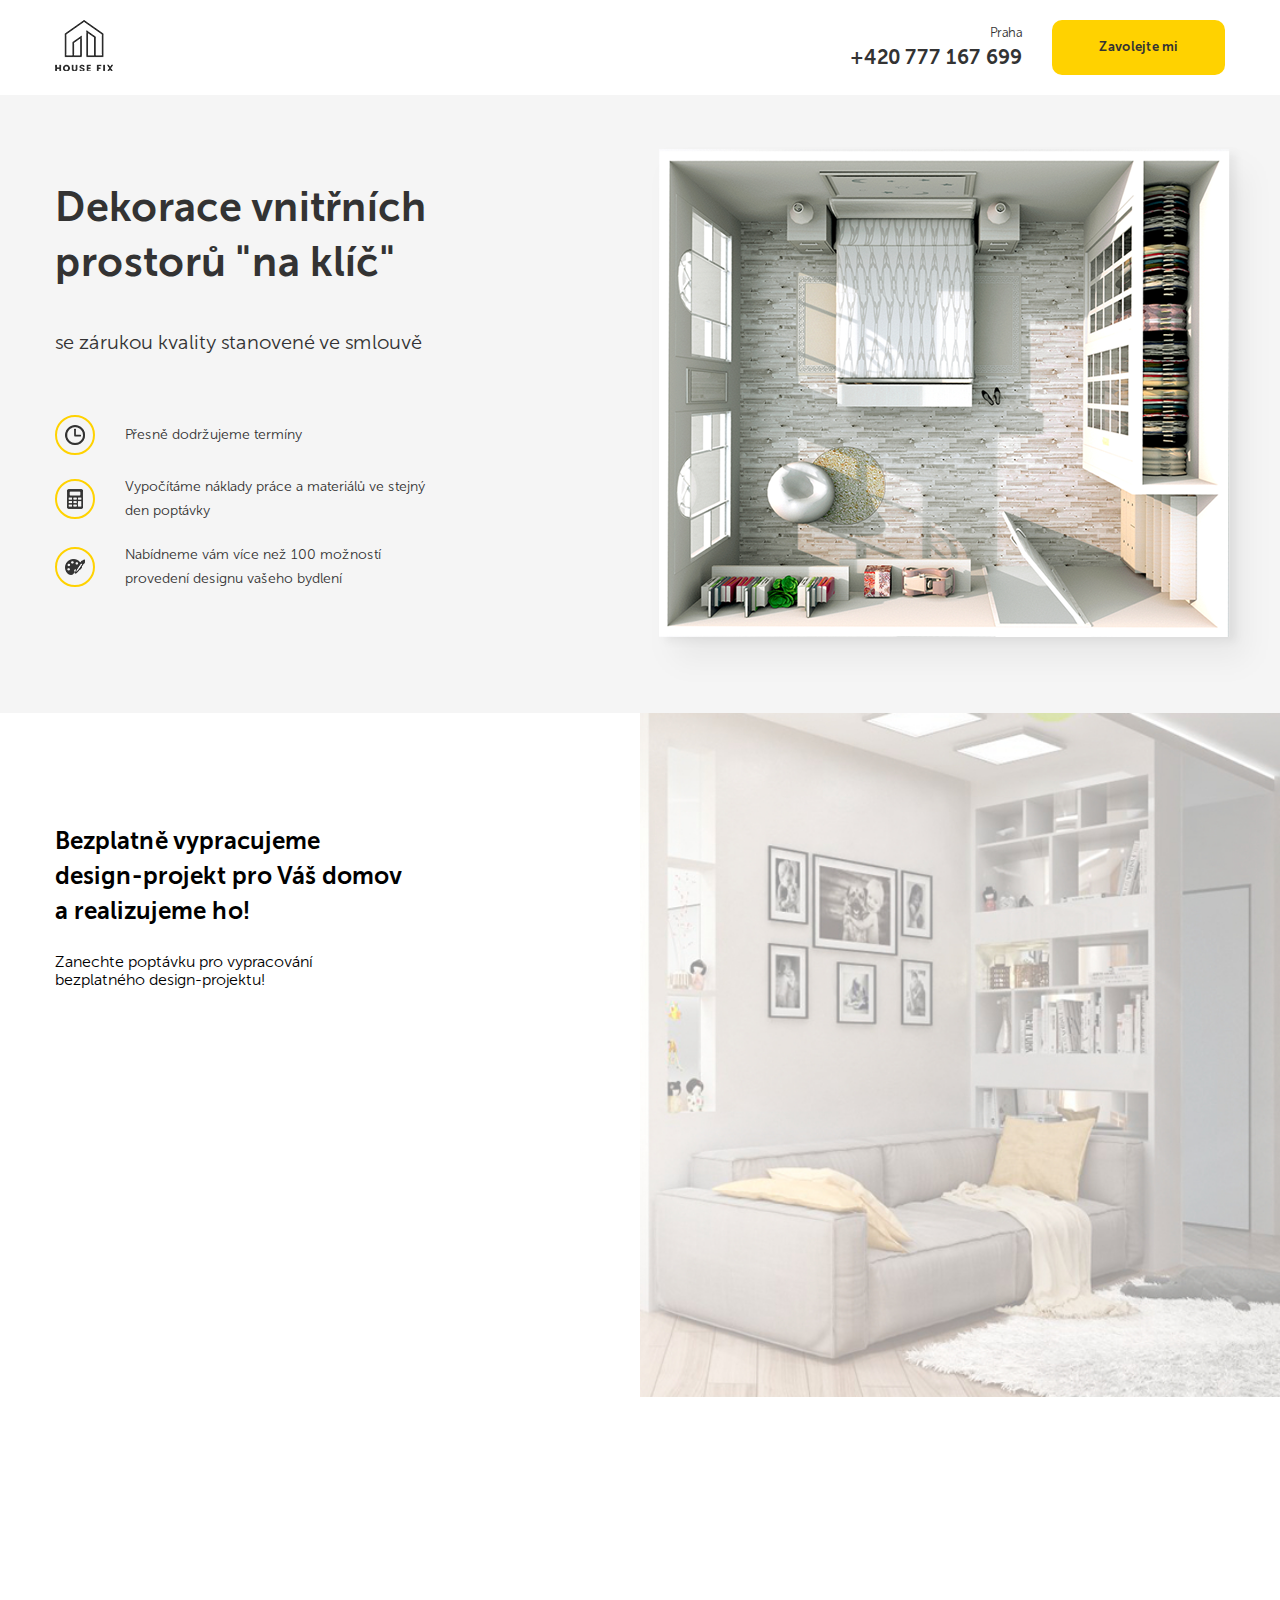
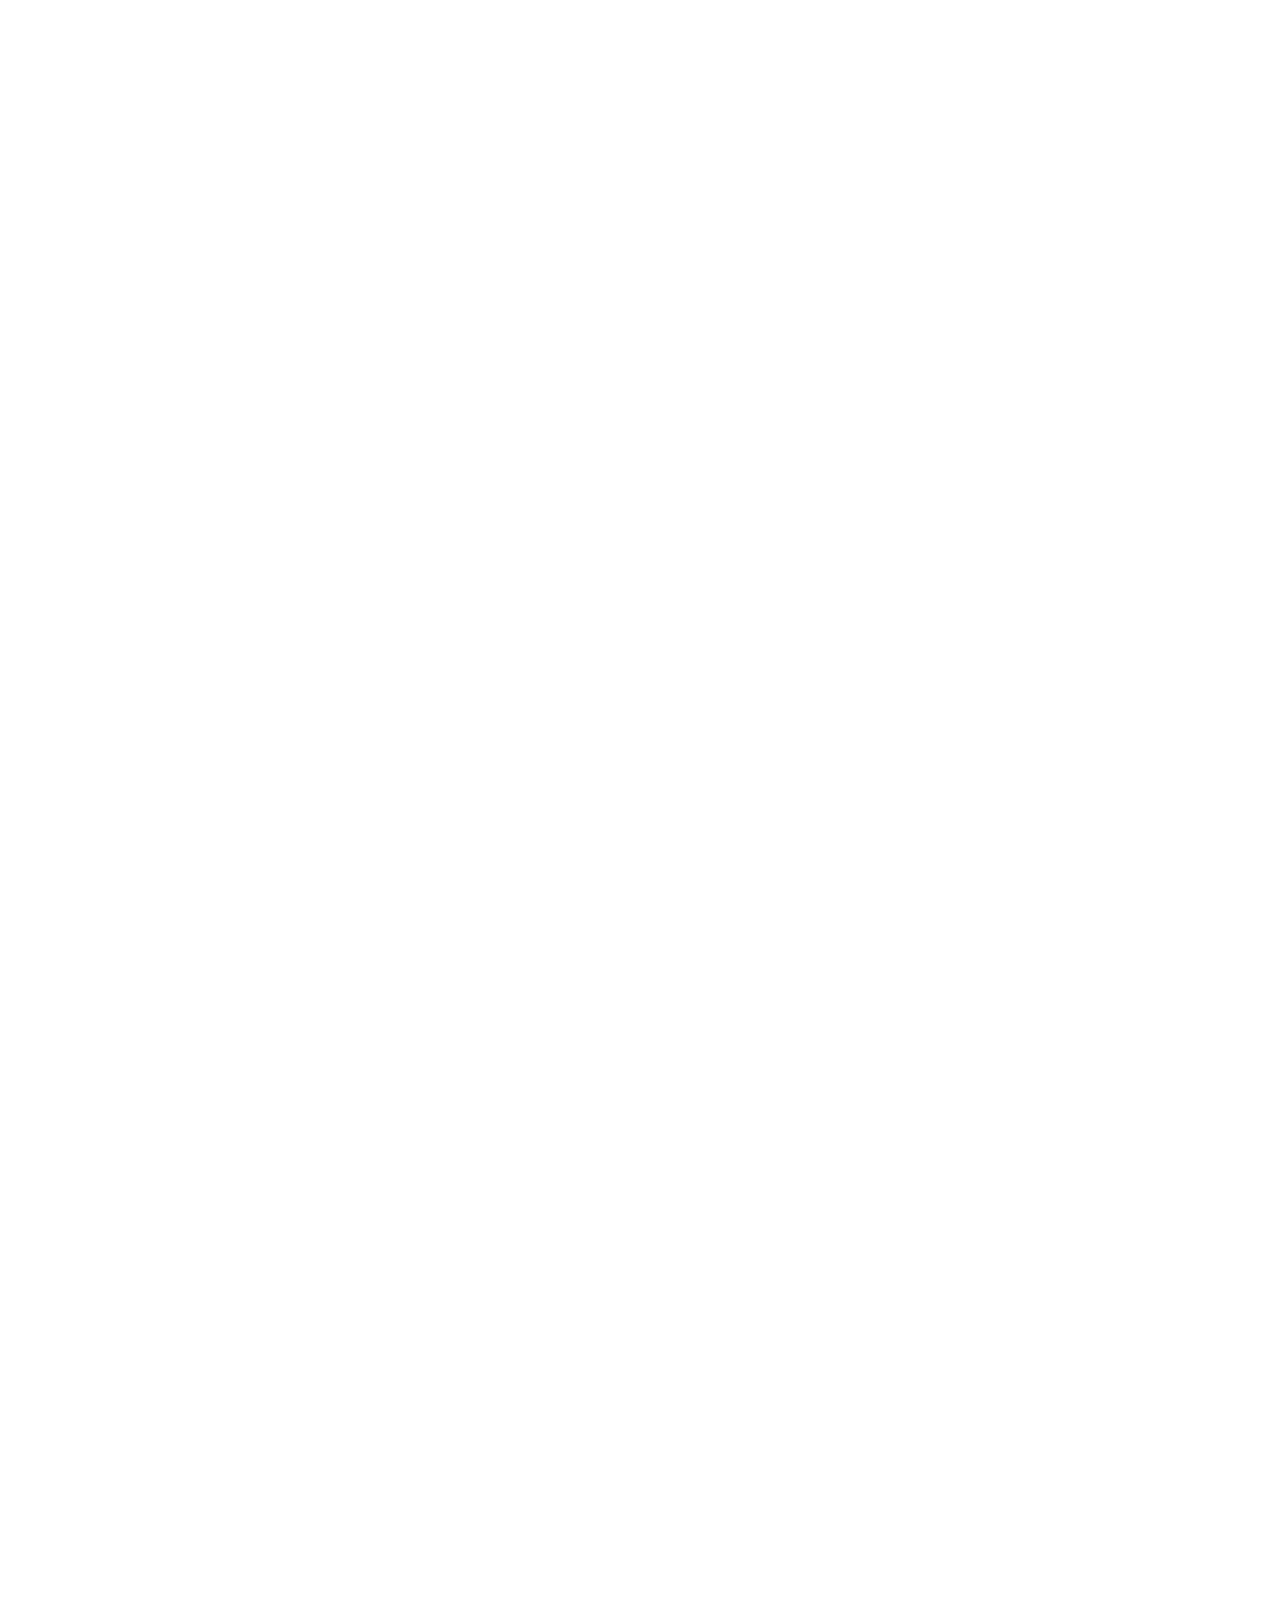
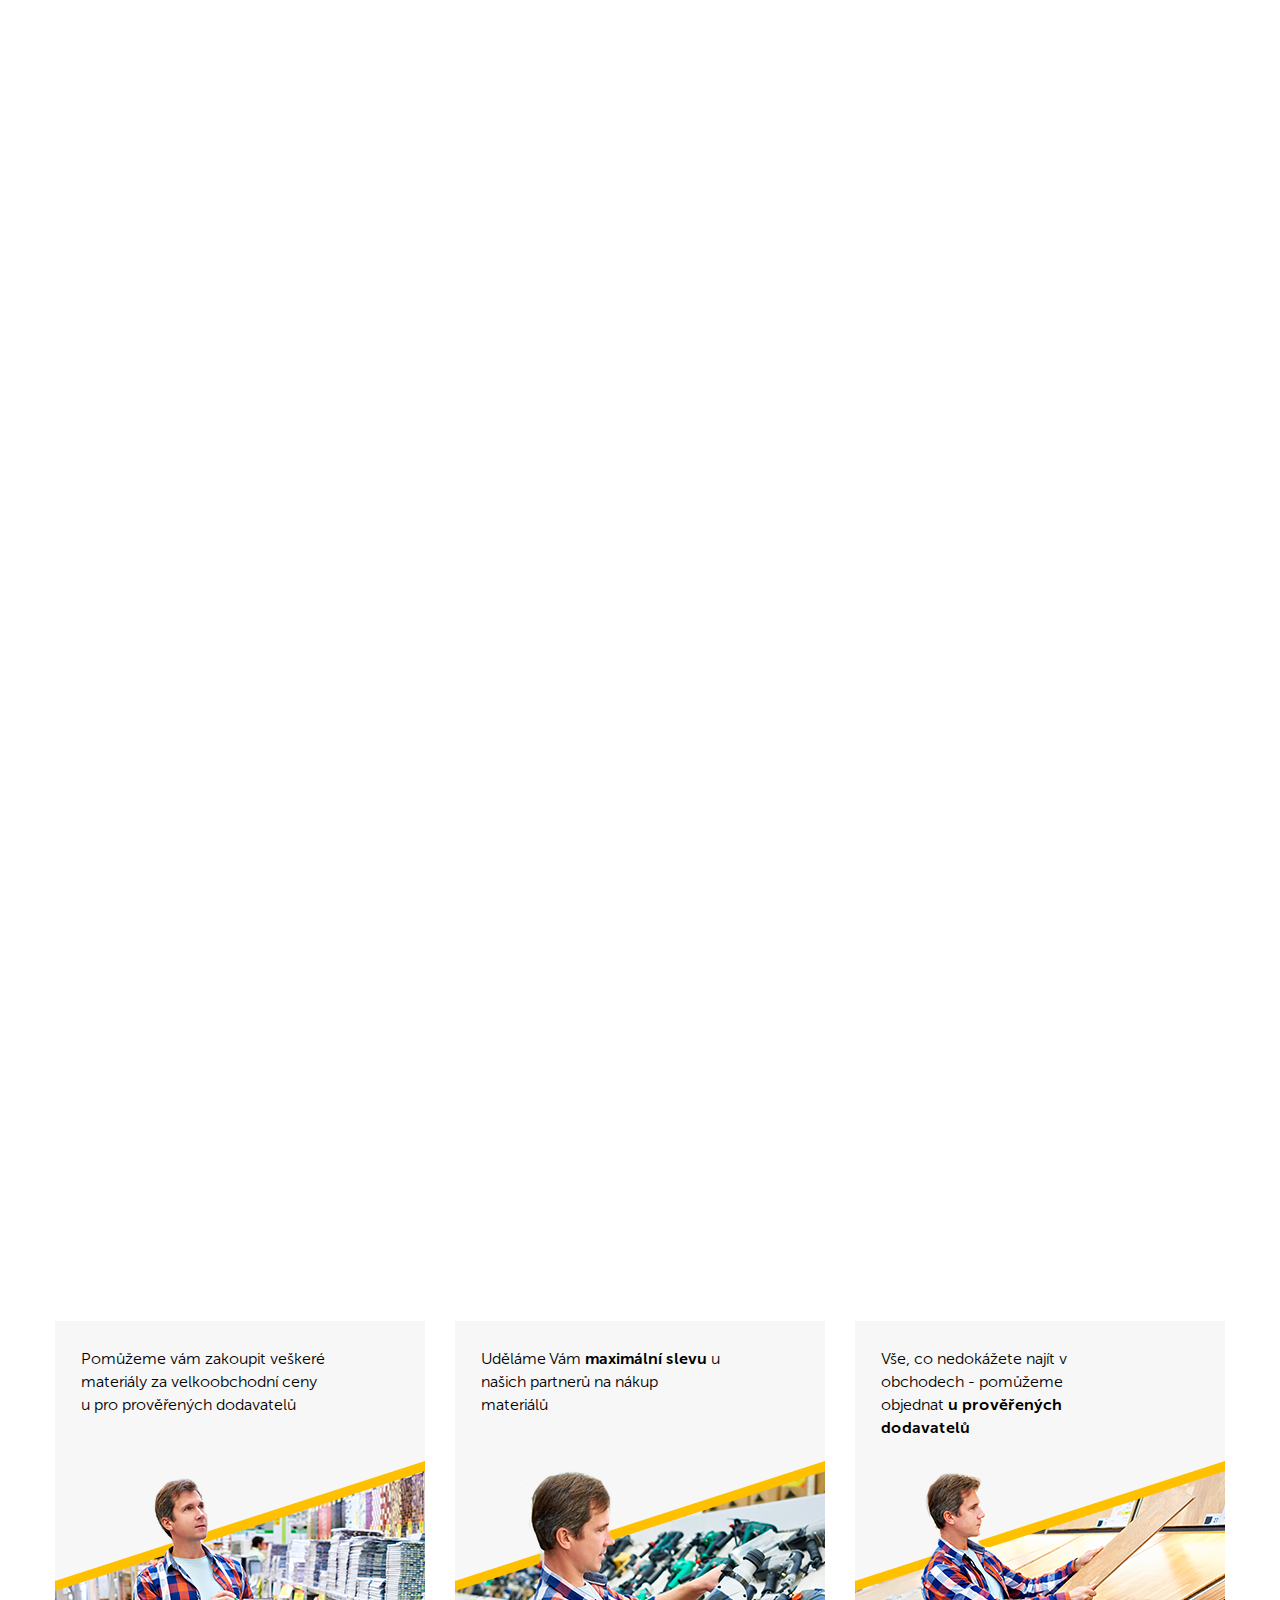
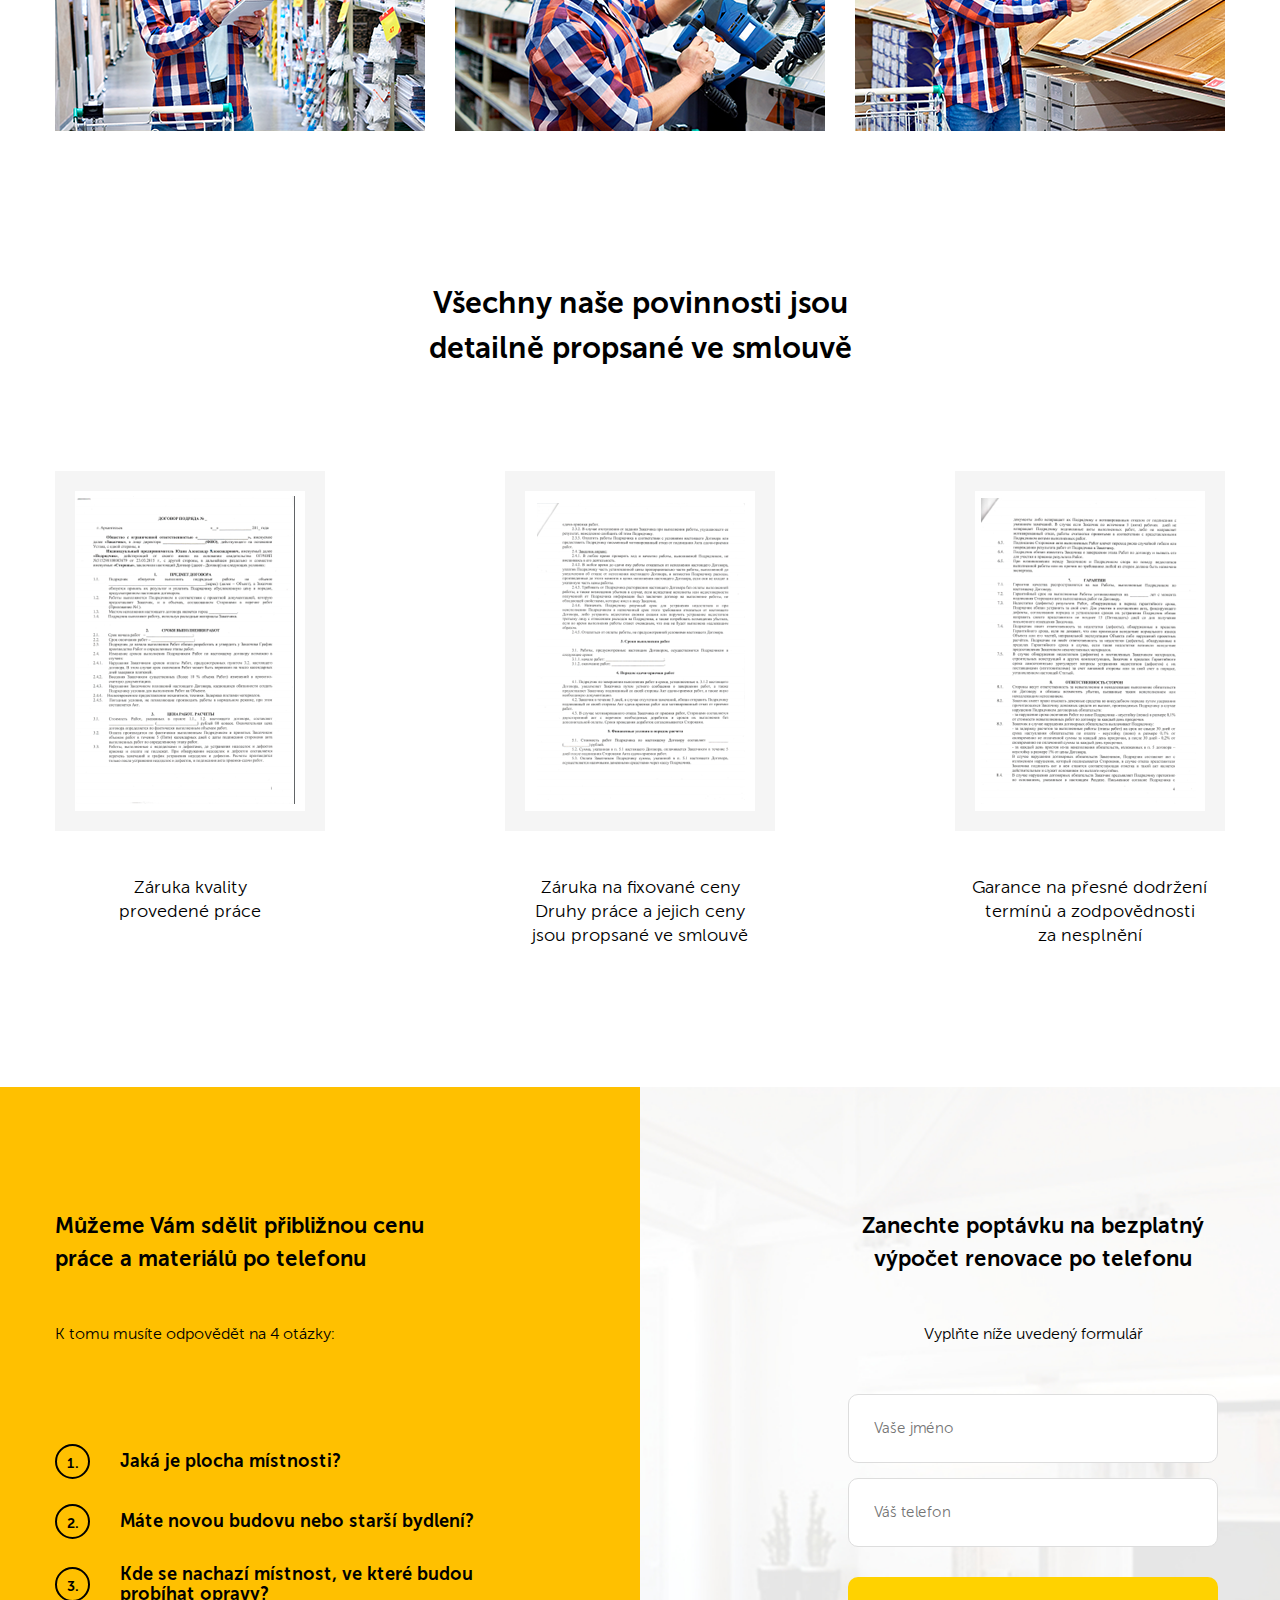
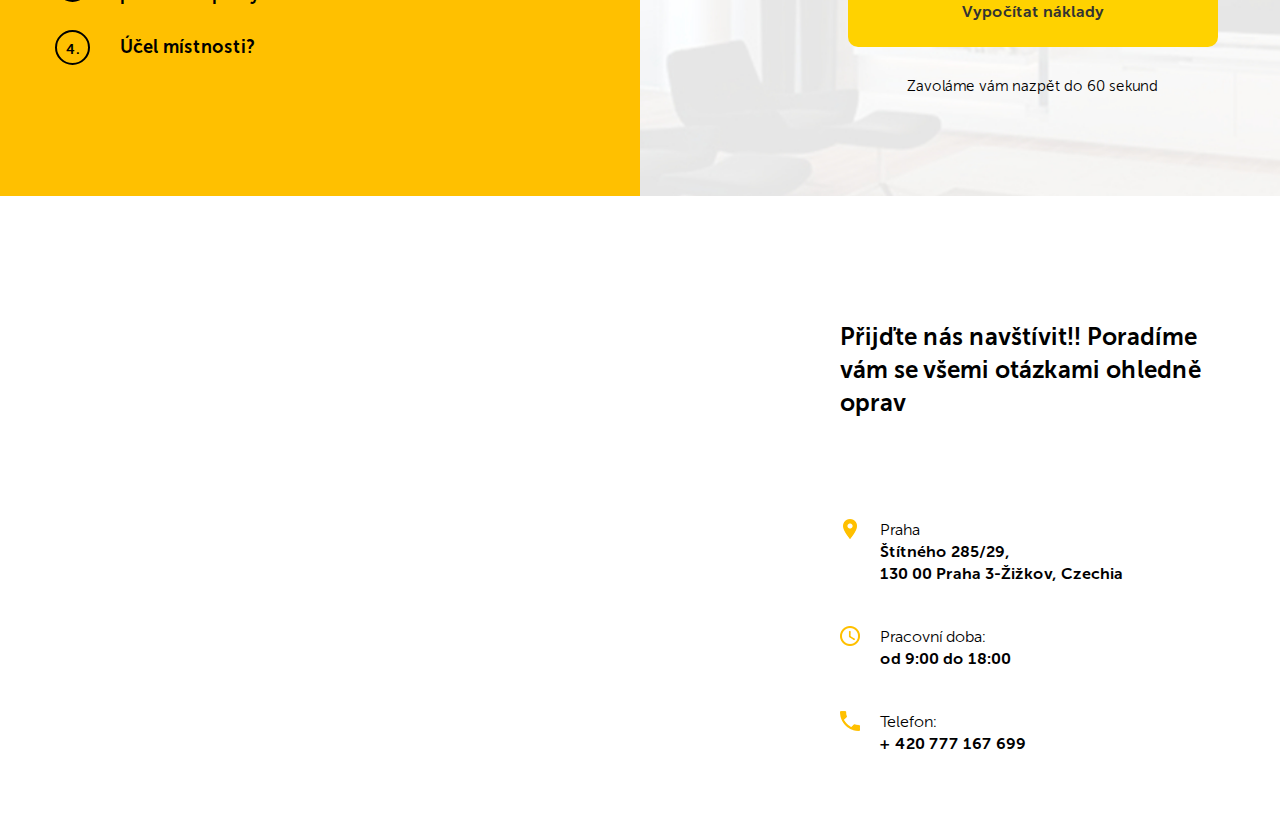
<file: src/index.html>
<!DOCTYPE html>
<html lang="cz">
<head>
    <meta charset="UTF-8">
    <meta http-equiv="X-UA-Compatible" content="IE=edge">
    <meta name="viewport" content="width=device-width, initial-scale=1.0">
    <title>House Fix</title>
    <link rel="stylesheet" href="css/normalize.css">
    <link rel="stylesheet" href="css/slick.css">
    <link rel="stylesheet" href="css/animate.css">
    <link rel="stylesheet" href="css/style.css">
</head>
<body>

    <!--Hlavička-->

    <header class="header">
        <div class="container">
            <div class="header-block wow animate__animated animate__backInLeft">
                <div class="header__logo">
                    <img src="img/logo.png" alt="Logo">
                </div>
                <div class="header__info".>
                    <div class="header__contacts">
                       <span class="header__adress">Praha</span>
                       <a href="tel:+420777167699" class="header__phone">+420 777 167 699</a>
                    </div>
                    <button class="button header__button wow animate__animated animate__pulse animate__infinite" id="button">Zavolejte mi</button>
                </div>
            </div>
        </div>
    </header>

    <main>

        <!--Main-->

        <section class="main">
            <div class="container">
                <div class="main-block wow animate__animated animate__backInRight" data-wow-delay=".2s">
                    <div class="main-text">
                        <h1 class="main-text__title">Dekorace vnitřních prostorů "na klíč"</h1>
                        <span class="main-text__subtitle">se zárukou kvality stanovené ve smlouvě</span>
                        <ul class="main-list">
                            <li class="main-list__item wow animate__animated animate__backInLeft" data-wow-delay=".6s">
                                <div class="main-list__image">
                                    <img src="img/clock-circular-outline_(3).png" alt="Hodiny">
                                </div>
                                <span class="main-list__text">Přesně dodržujeme termíny</span>
                            </li>
                            <li class="main-list__item wow animate__animated animate__backInLeft" data-wow-delay=".8s">
                                <div class="main-list__image">
                                    <img src="img/calculator.png" alt="Kalkulátor">
                                </div>
                                <span class="main-list__text">Vypočítáme náklady práce a materiálů ve stejný den poptávky </span>
                            </li>
                            <li class="main-list__item wow animate__animated animate__backInLeft" data-wow-delay="1s">
                                <div class="main-list__image">
                                    <img src="img/paint.png" alt="Paleta">
                                </div>
                                <span class="main-list__text">Nabídneme vám více než 100 možností provedení designu vašeho bydlení</span>
                            </li>
                        </ul>
                    </div>
                    <div class="main-image">
                        <img src="img/main-image.png" alt="Rozpoložení Bytu">
                    </div>
                </div>
            </div>
        </section>

        <!--Offer-->

        <section class="offer wow animate__animated animate__backInLeft" data-wow-delay=".3s">
            <div class="container">
                <div class="offer-block">
                    <h2 class="offer-title">Bezplatně vypracujeme design-projekt pro Váš domov a realizujeme ho!</h2>
                    <span class="offer-subtitle">Zanechte poptávku pro vypracování bezplatného design-projektu!</span>
                    <form action="" class="form offer__form">
                        <input class="input offer__input wow animate__animated animate__backInLeft" data-wow-delay=".4s" type="text" placeholder="Vaše jméno">
                        <input class="input offer__input wow animate__animated animate__backInLeft" data-wow-delay=".6s" type="tel" placeholder="Váš telefon">
                        <button class="button offer__button wow animate__animated animate__backInLeft" data-wow-delay=".8s">Získejte bezplatný design-projekt</button>
                    </form>
                    <div class="offer-wrap">
                    <div class="offer-contact">
                        <p class="offer-contact__text wow animate__animated animate__backInLeft" data-wow-delay="1s">Náš manažer vám zavolá v průběhu 60 sekund</p>
                    </div> 
                    <div class="offer-contact2 wow animate__animated animate__backInLeft" data-wow-delay="1.2s"> 
                        <p class="offer-contact2__text2">nebo nám zavolejte sami</p>
                        <strong class="offer-contact2__tel">+420 777 167 699</strong>
                    </div>
                </div>
                </div>
            </div>
        </section>

        <!--Portfolio-->

        <section class="portfolio wow animate__animated animate__backInRight">
            <div class="container">
                <h2 class="section-title portfolio__title"> Za dobu práce od roku 2007, <br> jsme realizovali více než 500 oprav bytů a domů</h2>
                
                <div class="slider">
                    <div class="slider_item"><img class="slider__image wow animate__animated animate__bounceIn" data-wow-delay=".2s" src="img/portfolio1.jpg" alt="Obrázek 1"></div>
                    <div class="slider_item"><img class="slider__image wow animate__animated animate__bounceIn" data-wow-delay=".3s" src="img/portfolio2.jpg" alt="Obrázek 2"></div>
                    <div class="slider_item"><img class="slider__image wow animate__animated animate__bounceIn" data-wow-delay=".4s" src="img/portfolio3.jpg" alt="Obrázek 3"></div>
                    <div class="slider_item"><img class="slider__image wow animate__animated animate__bounceIn" data-wow-delay=".2s" src="img/portfolio1.jpg" alt="Obrázek 1"></div>
                    <div class="slider_item"><img class="slider__image wow animate__animated animate__bounceIn" data-wow-delay=".3s" src="img/portfolio2.jpg" alt="Obrázek 2"></div>
                    <div class="slider_item"><img class="slider__image wow animate__animated animate__bounceIn" data-wow-delay=".4s" src="img/portfolio3.jpg" alt="Obrázek 3"></div>
                </div>
                
                <div class="arrows portfolio__arrows wow animate__animated animate__bounceIn" data-wow-delay=".4s">
                    <div class="arrows-left">
                        <img src="img/arrow_left.png" alt="Předchozí Obrázek" class="wow animate__animated animate__pulse animate__infinite">
                    </div>
                    <div class="arrows-right">
                        <img src="img/arrow_right.png" alt="Další Obrázek" class="wow animate__animated animate__pulse animate__infinite">
                    </div>
                </div>
            
            </div>
        </section>

        <!--Price-->

        <section class="price wow animate__animated animate__backInLeft" data-wow-delay=".3s">
        <div class="container">
            <h2 class="section-title price__title">Máme velmi flexibilní systém slev <br> pro komplexní práce!</h2>
            <span class="section-subtitle price__subtitle">Ceny za naše služby</span>
            <div class="cards">
                <!--Koupelna-->
                <div class="card price__card wow animate__animated animate__fadeInUp" data-wow-delay=".1s">
                    <div class="card__image">
                        <img src="img/price1.jpg" alt="Koupelna">
                    </div>
                    <div class="card__text">
                        <h4 class="card__title">Rekonstrukce koupelen a toalet</h4>
                    </div>
                    <a href="#" class="card__link">Zjistit ceny</a>
                </div>
                
                <!--Obývací Pokoj-->

                <div class="card price__card wow animate__animated animate__fadeInUp" data-wow-delay=".2s">
                    <div class="card__image">
                        <img src="img/price2.jpg" alt="Obývací Pokoj">
                    </div>
                    <div class="card__text">
                        <h4 class="card__title">Rekonstrukce pokojů a apartmánů</h4>
                    </div>
                    <a href="#" class="card__link">Zjistit ceny</a>
                </div>

                <!--Kancelář-->

                <div class="card price__card wow animate__animated animate__fadeInUp" data-wow-delay=".3s">
                    <div class="card__image">
                        <img src="img/price3.jpg" alt="Kancelář">
                    </div>
                    <div class="card__text">
                        <h4 class="card__title">Výzdoba kancelářských prostorů</h4>
                    </div>
                    <a href="#" class="card__link">Zjistit ceny</a>
                </div>

                <!--Nové Budovy-->

                <div class="card price__card wow animate__animated animate__fadeInUp" data-wow-delay=".4s">
                    <div class="card__image">
                        <img src="img/price4.jpg" alt="Nové Budovy">
                    </div>
                    <div class="card__text">
                        <h4 class="card__title">Rekonstrukce v nových budovách</h4>
                    </div>
                    <a href="#" class="card__link">Zjistit ceny</a>
                </div>

                <!--Kuchyně-->

                <div class="card price__card wow animate__animated animate__fadeInUp" data-wow-delay=".5s">
                    <div class="card__image">
                        <img src="img/price5.jpg" alt="Kuchyně">
                    </div>
                    <div class="card__text">
                        <h4 class="card__title">Renovace kuchyní</h4>
                    </div>
                    <a href="#" class="card__link">Zjistit ceny</a>
                </div>

                <!--Chalupy-->

                <div class="card price__card wow animate__animated animate__fadeInUp" data-wow-delay=".6s">
                    <div class="card__image">
                        <img src="img/price6.jpg" alt="Chalupy">
                    </div>
                    <div class="card__text">
                        <h4 class="card__title">Opravy chat a chalup</h4>
                    </div>
                    <a href="#" class="card__link">Zjistit ceny</a>
                </div>
            </div>
        </div>
        </section>

        <!--Steps-->

        <section class="steps wow animate__animated animate__backInRight" data-wow-delay=".3s">
            <div class="container">
                <h2 class="section-title steps__title">Naši experti jsou připraveni k změření <br> kdykoli se Vám to hodí</h2>
                <span class="section-subtitle steps__subtitle">5 kroků k renovaci</span>
                <div class="icons">
                    <!--Item 1-->
                    <div class="icon wow animate__animated animate__fadeInUp" data-wow-delay=".5s">
                        <div class="icon__image">
                            <img src="img/stepsicon1.png" alt="Ikonka 1">
                        </div>
                            <span class="icon__text">Voláte nám <br> nebo zanecháváte požadavek</span>
                    </div>
                    <!--Item 2-->
                    <div class="icon wow animate__animated animate__fadeInUp" data-wow-delay=".7s">
                        <div class="icon__image">
                            <img src="img/stepsicon2.png" alt="Ikonka 2">
                        </div>
                        <span class="icon__text">Dohodneme se <br> na čase pro změření <br> vašeho objektu</span>
                    </div>
                    <!--Item 3-->
                    <div class="icon wow animate__animated animate__fadeInUp" data-wow-delay=".9s">
                        <div class="icon__image">
                            <img src="img/stepsicon3.png" alt="Ikonka 3">
                        </div>
                        <span class="icon__text">Vypočítáme rozpočet <br> a schválíme ho s vámi</span>
                    </div>
                    <!--Item 4-->
                    <div class="icon wow animate__animated animate__fadeInUp" data-wow-delay="1.1s">
                        <div class="icon__image">
                            <img src="img/stepsicon4.png" alt="Ikonka 4">
                        </div>
                        <span class="icon__text">Podepíšeme smlouvu <br> a nakoupíme materiál <br> za výhodnou cenu</span>
                    </div>
                    <!--Item 5-->
                    <div class="icon wow animate__animated animate__fadeInUp" data-wow-delay="1.3s">
                        <div class="icon__image">
                            <img src="img/stepsicon5.png" alt="Ikonka 5">
                        </div>
                        <span class="icon__text">Provádíme opravy <br> v uvedeném termínu</span>
                    </div>
                </div>
            </div>
        </section>

        <!--Notice-->

        <section class="notice wow animate__animated animate__backInLeft">
            <div class="cointainer">
                <h2 class="notice__text">Oprava Vás bude stát levněji, protože <br> používáme kvalitní materiály za velkoobchodní ceny</h2>
            </div>
        </section>

        <!--Benefits-->

        <section class="info">
            <div class="container">
                <div class="benefits info__block">
                    <!--Item 1-->
                    <div class="benefit">
                        <span class="benefit__text">Pomůžeme vám zakoupit veškeré materiály za velkoobchodní ceny u pro prověřených dodavatelů</span>
                        <img class="benefit__image" src="img/benefits1.png" alt="Benefit 1">
                    </div>
                    <!--Item 2-->
                    <div class="benefit">
                        <span class="benefit__text">Uděláme Vám <strong>maximální slevu</strong> u našich partnerů na nákup materiálů</span>
                        <img class="benefit__image" src="img/benefits2.png" alt="Benefit 2">
                    </div>
                    <!--Item 3-->
                    <div class="benefit">
                        <span class="benefit__text">Vše, co nedokážete najít v obchodech - pomůžeme objednat <strong>u prověřených dodavatelů</strong> </span>
                        <img class="benefit__image" src="img/benefits3.png" alt="Benefit 3">
                    </div>
                </div>

        <!--Documents-->
                <div class="documents">
                    <h4 class="section-title documents__title">Všechny naše povinnosti jsou <br> detailně propsané ve smlouvě</h4>
                    <div class="documents-block">
                        <!--Item 1-->
                        <div class="documents-block__item">
                            <div class="documents-block__image">
                                <img src="img/documents1.png" alt="Dokument 1">
                            </div>
                            <div class="documents-block__text">
                                Záruka kvality <br> provedené práce
                            </div>
                        </div>
                        <!--Item 2-->
                        <div class="documents-block__item">
                            <div class="documents-block__image">
                                <img src="img/documents2.png" alt="Dokument 2">
                            </div>
                            <div class="documents-block__text">
                                Záruka na fixované ceny <br> Druhy práce a jejich ceny <br> jsou propsané ve smlouvě                                
                            </div>
                        </div>
                        <!--Item 3-->
                        <div class="documents-block__item">
                            <div class="documents-block__image">
                                <img src="img/documents3.png" alt="Dokument 3">
                            </div>
                            <div class="documents-block__text">
                                Garance na přesné dodržení <br> termínů a zodpovědnosti <br> za nesplnění                                
                            </div>
                        </div>
                    </div>
                </div>

            </div>
        </section>


        <!--Brief-->

        <section class="brief">
            <div class="container">
                <div class="brief-block">
                    <div class="interview brief__interview">
                        <h3 class="interview__title">Můžeme Vám sdělit přibližnou cenu <br> práce a materiálů po telefonu</h3>
                        <span class="interview__subtitle">K tomu musíte odpovědět na 4 otázky:</span>
                        <ul class="interview-list">
                            <!--Item 1-->
                            <li class="interview-list__item">
                                <span class="interview-list__counter">1.</span>
                                <span class="interview-list__text">Jaká je plocha místnosti?</span>
                            </li>
                            <!--Item 2-->
                            <li class="interview-list__item">
                                <span class="interview-list__counter">2.</span>
                                <span class="interview-list__text">Máte novou budovu nebo starší bydlení?</span>
                            </li>
                            <!--Item 3-->
                            <li class="interview-list__item">
                                <span class="interview-list__counter">3.</span>
                                <span class="interview-list__text">Kde se nachazí místnost, ve které budou <br> probíhat opravy?</span>
                            </li>
                            <!--Item 4-->
                            <li class="interview-list__item">
                                <span class="interview-list__counter">4.</span>
                                <span class="interview-list__text">Účel místnosti?</span>
                            </li>
                        </ul>
                    </div>
                    <div class="form brief__form">
                        <h3 class="form__title">Zanechte poptávku na bezplatný <br> výpočet renovace po telefonu</h3>
                        <span class="form__subtitle">Vyplňte níže uvedený formulář</span>
                        <form action="#" class="form" id="brief-form" >
                            <input type="text" name="username" class="input brief__input" placeholder="Vaše jméno">
                            <input type="text"  name="phone" class="input brief__input" placeholder="Váš telefon">
                            <button class="button brief__button">Vypočítat náklady</button>
                            <span class="form__description"> Zavoláme vám nazpět do 60 sekund</span>
                        </form>
                    </div>
                </div>
            </div>
        </section>

    </main>

    <!--Footer-->

    <footer class="footer">
        <div class="map" id="map"><iframe src="https://www.google.com/maps/embed?pb=!1m18!1m12!1m3!1d2560.058254866844!2d14.449655376310611!3d50.08519617152475!2m3!1f0!2f0!3f0!3m2!1i1024!2i768!4f13.1!3m3!1m2!1s0x470b949f25df712b%3A0xfeb8d30581d5761a!2zxaB0w610bsOpaG8gMjg1LzI5LCAxMzAgMDAgUHJhaGEgMy3FvWnFvmtvdg!5e0!3m2!1sen!2scz!4v1673183972326!5m2!1sen!2scz" width="100%" height="640" style="border:0;" allowfullscreen="" loading="lazy" referrerpolicy="no-referrer-when-downgrade"></iframe></div>
        <div class="container">
            <div class="contacts-block">
                <div class="contacts">
                    <h3 class="contacts__title">Přijďte nás navštívit!! Poradíme vám se všemi otázkami ohledně oprav</h3>
                    <ul class="contacts-list">
                        <!--Item 1-->
                        <li class="contacts-list__item">
                            <span class="contacts-list__icon">
                                <img src="img/ic1.png" alt="Mapa">
                            </span>
                            <span class="contacts-list__text">Praha <br><strong> Štítného 285/29, <br> 130 00 Praha 3-Žižkov, Czechia</strong></span>
                        </li>
                        <!--Item 2-->
                        <li class="contacts-list__item">
                            <span class="contacts-list__icon">
                                <img src="img/ic2.png" alt="Čas">
                            </span>
                            <span class="contacts-list__text">Pracovní doba: <br> <strong>od 9:00 do 18:00</strong></span>
                        </li>
                        <!--Item 3-->
                        <li class="contacts-list__item">
                            <span class="contacts-list__icon">
                                <img src="img/ic3.png" alt="Telefon">
                            </span>
                            <span class="contacts-list__text">Telefon: <br>  <strong> <a href="tel:+420777167699">+ 420 777 167 699</a> </strong></span>
                        </li>
                    </ul>
                </div>
            </div>
        </div>
    </footer>

    <div class="modal" id="modal">
        <div class="modal-dialog">
            <button class="modal-dialog__close" id="close">&times;</button>
            <h4 class="modal-dialog__title">Modální Okno</h4>
        </div>
    </div>



    <script src="https://code.jquery.com/jquery-3.6.3.min.js"></script>
    <script src="js/slick.min.js"></script>
    <script src="js/wow.min.js"></script>
    <script src="js/jquery.validate.min.js"></script>
    <script src="js/main.js" ></script>
    

</body>
</html>
</file>
<file: src/css/style.css>
@font-face {
  font-family: "Museo Sans Light";
  src: url("../fonts/MuseoSansCyrl-300.eot");
  src: url("MuseoSansCyrl-300.eot?#iefix") format("embedded-opentype"), url("../fonts/MuseoSansCyrl-300.woff") format("woff"), url("../fonts/MuseoSansCyrl-300.ttf") format("truetype");
  font-weight: normal;
  font-style: normal;
}
@font-face {
  font-family: "Museo Sans Bold";
  src: url("../fonts/MuseoSansCyrl-700.eot");
  src: url("MuseoSansCyrl-700.eot?#iefix") format("embedded-opentype"), url("../fonts/MuseoSansCyrl-700.woff") format("woff"), url("../fonts/MuseoSansCyrl-700.ttf") format("truetype");
  font-weight: normal;
  font-style: normal;
}
* {
  box-sizing: border-box;
}

body {
  font-family: "Museo Sans Light", sans-serif;
  font-weight: 300;
}

img {
  max-width: 100%;
}

.container {
  max-width: 1170px;
  width: 96%;
  margin: auto;
}
@media (max-width: 640px) {
  .container {
    width: 90%;
  }
}

.button {
  background-color: #ffd200;
  color: #333;
  border: none;
  font-family: "Museo Sans Bold", sans-serif;
  font-weight: 700;
  cursor: pointer;
  padding: 18px 47px;
  border-radius: 10px;
}
.button:hover {
  background-color: #ffdb33;
}

.input {
  border: 1px solid #dddddd;
  padding: 25px;
  border-radius: 10px;
  font-size: 15px;
}

.section-title {
  font-size: 30px;
  font-family: "Museo Sans Bold", sans-serif;
  font-weight: 700;
  text-align: center;
  line-height: 45px;
}

.section-subtitle {
  color: #000;
  font-size: 20px;
  text-align: center;
  display: block;
}

.header {
  padding: 20px 0;
}
.header-block {
  display: flex;
  justify-content: space-between;
  align-content: center;
}
.header__info {
  display: flex;
  text-align: right;
}
.header__contacts {
  display: flex;
  flex-direction: column;
  justify-content: center;
}
@media (max-width: 640px) {
  .header__contacts {
    display: none;
  }
}
.header__adress {
  color: #333;
  font-size: 13px;
  font-weight: 400;
}
.header__phone {
  font-weight: 400;
  font-size: 20px;
  color: #333;
  text-decoration: none;
  display: block;
  margin-top: 5px;
  font-family: "Museo Sans Bold", sans-serif;
  font-weight: 700;
}
.header__button {
  padding: 18px 47px;
  border-radius: 10px;
  margin-left: 30px;
  font-size: 13px;
}

.main {
  background-color: #f5f5f5;
}
.main-block {
  display: flex;
  padding: 40px 0 15px 0;
}
@media (max-width: 1200px) {
  .main-block {
    flex-direction: column;
  }
}
.main-text {
  flex-basis: 50%;
}
@media (max-width: 1200px) {
  .main-text {
    margin-bottom: 30px;
  }
}
.main-text__title {
  font-size: 41px;
  font-family: "Museo Sans Bold", sans-serif;
  font-weight: 700;
  color: #333;
  padding-right: 200px;
  line-height: 55px;
  margin: 45px 0 20px 0;
}
@media (max-width: 1200px) {
  .main-text__title {
    padding-right: 10px;
  }
}
@media (max-width: 640px) {
  .main-text__title {
    font-size: 30px;
    line-height: 1.4;
  }
}
.main-text__subtitle {
  font-size: 20px;
  line-height: 65px;
  color: #333;
}
@media (max-width: 640px) {
  .main-text__subtitle {
    font-size: 16px;
    line-height: 1.4;
  }
}
.main-image {
  margin-right: -55px;
}
@media (max-width: 1200px) {
  .main-image {
    width: 100%;
  }
}
.main-list {
  margin: 40px 0 0 0;
  padding: 0 0 0 0;
}
@media (max-width: 640px) {
  .main-list {
    margin: 30px 0 0 0;
  }
}
.main-list__item {
  display: flex;
  align-items: center;
  margin-bottom: 20px;
}
.main-list__item:last-child {
  margin-bottom: 0;
}
@media (max-width: 640px) {
  .main-list__item {
    margin-bottom: 15px;
  }
}
.main-list__image {
  width: 40px;
  height: 40px;
  border: 2px solid #ffd200;
  border-radius: 50px;
  display: flex;
  justify-content: center;
  align-items: center;
  margin-right: 30px;
}
.main-list__text {
  line-height: 24px;
  font-size: 14px;
  color: #333;
  max-width: 300px;
}
@media (max-width: 640px) {
  .main-list__text {
    font-size: 12px;
    max-width: 250px;
  }
}

.offer {
  padding: 90px 0;
  background: url("../img/offer-bg.jpg") no-repeat;
  background-position: center right;
  background-size: contain;
  position: relative;
}
@media (max-width: 1200px) {
  .offer {
    background-size: cover;
  }
}
@media (max-width: 768px) {
  .offer {
    background: #fff;
  }
}
.offer:before {
  content: "";
  width: 50%;
  height: 100%;
  position: absolute;
  background-color: #fff;
  top: 0;
  left: 0;
}
.offer-block {
  width: 50%;
  padding-right: 90px;
  position: relative;
}
@media (max-width: 768px) {
  .offer-block {
    width: 100%;
    padding-right: 0;
  }
}
.offer-title {
  font-size: 24px;
  line-height: 35px;
  font-family: "Museo Sans Bold", sans-serif;
  font-weight: 700;
  max-width: 350px;
  margin-bottom: 25px;
}
.offer-subtitle {
  display: inline-block;
  font-size: 16px;
  max-width: 260px;
  margin-bottom: 30px;
}
.offer__input {
  margin-bottom: 30px;
  width: 240px;
}
@media (max-width: 1200px) {
  .offer__input {
    width: 100%;
    margin-bottom: 15px;
  }
}
.offer__input:first-child {
  margin-right: 10px;
}
.offer__button {
  width: 100%;
  min-height: 70px;
}
@media (max-width: 640px) {
  .offer__button {
    font-size: 13px;
  }
}
@media (max-width: 768px) {
  .offer__button {
    font-size: 16px;
  }
}
.offer-wrap {
  display: flex;
  margin-top: 31px;
}
@media (max-width: 768px) {
  .offer-wrap {
    display: inline;
  }
}
.offer-contact__text {
  max-width: 167px;
  margin-right: 130px;
  max-width: 168px;
}
@media (max-width: 1200px) {
  .offer-contact__text {
    max-width: 230px;
  }
}
@media (max-width: 768px) {
  .offer-contact__text {
    min-width: 180px;
    margin-top: 27px;
  }
}
.offer-contact2__tel {
  font-family: "Museo Sans Bold", sans-serif;
  font-weight: 700;
  margin-top: 10px;
}

.portfolio {
  padding: 100px 0;
  background: #f5f5f5 url("../img/portfolio-bg.png") left repeat-y;
  background-size: 50%;
}
.portfolio__title {
  margin-bottom: 100px;
  color: #333;
}
.portfolio__arrows {
  max-width: 120px;
  display: flex;
  justify-content: space-between;
  margin: auto;
  margin-top: 70px;
}

.arrows-left, .arrows-right {
  cursor: pointer;
}

.slider__image {
  margin: auto;
}

.steps {
  padding-bottom: 120px;
}
.steps-title {
  margin-bottom: 60px;
}
@media (max-width: 640px) {
  .steps-title {
    font-size: 18px;
  }
}
.steps__subtitle {
  margin-bottom: 75px;
}
@media (max-width: 640px) {
  .steps__subtitle {
    font-size: 14px;
  }
}

.icons {
  display: flex;
  justify-content: space-between;
}
@media (max-width: 768px) {
  .icons {
    display: block;
  }
}

.icon {
  text-align: center;
  position: relative;
}
@media (max-width: 768px) {
  .icon {
    margin-bottom: 40px;
  }
}
.icon:last-child::after {
  display: none;
}
.icon::after {
  content: "";
  position: absolute;
  display: block;
  width: 72px;
  height: 25px;
  background-image: url("../img/stepsarrowright.png");
  top: -10px;
  right: -100px;
}
@media (max-width: 1200px) {
  .icon::after {
    display: none;
  }
}
.icon__image {
  width: 100px;
  height: 100px;
  margin: auto;
  background-color: #fff;
  display: flex;
  justify-content: center;
  align-items: center;
  border: 3px solid #ffd200;
  border-radius: 100px;
  margin-bottom: 30px;
}
.icon__image img {
  width: 40px;
  height: 40px;
  display: inline-block;
}
.icon__text {
  max-width: 140px;
  display: inline-block;
  font-size: 14px;
  line-height: 20px;
}

.notice {
  background-color: #ffc000;
  padding: 100px 0;
}
.notice__text {
  margin: auto;
  text-align: center;
  font-size: 32px;
  max-width: 760px;
  line-height: 50px;
  font-weight: 300;
}
@media (max-width: 640px) {
  .notice__text {
    font-size: 18px;
    line-height: normal;
    max-width: 320px;
  }
}

.modal {
  position: fixed;
  left: 0;
  top: 0;
  width: 100%;
  height: 100%;
  background-color: rgba(0, 0, 0, 0.5);
  display: none;
}
.modal_active {
  display: flex;
}
.modal-dialog {
  margin: auto;
  max-width: 450px;
  width: 90%;
  min-height: 200px;
  background-color: #fff;
  padding: 40px;
  position: relative;
}
.modal-dialog__close {
  position: absolute;
  right: 0;
  top: 0;
}

.price {
  padding: 100px 0;
}
@media (max-width: 1200px) {
  .price {
    padding: 30px 0;
  }
}
.price__title {
  margin-bottom: 60px;
}
@media (max-width: 1200px) {
  .price__title {
    margin-bottom: 26px;
  }
}
@media (max-width: 768px) {
  .price__title {
    max-width: 180px;
    font-size: 18px;
    margin: auto;
    margin-bottom: 26px;
    line-height: normal;
  }
}
.price__subtitle {
  margin-bottom: 60px;
}
.price__card {
  margin-bottom: 30px;
}

.cards {
  display: flex;
  flex-wrap: wrap;
  justify-content: space-between;
}
@media (max-width: 1200px) {
  .cards {
    justify-content: space-evenly;
  }
}

.card {
  text-align: center;
  border: 1px solid #e8e8e8;
  transition: 0.2s;
}
.card:hover {
  box-shadow: 0 20px 25px rgba(0, 0, 0, 0.1);
}
@media (max-width: 1200px) {
  .card:hover {
    box-shadow: none;
  }
}
.card:hover .card__image::before {
  opacity: 1;
}
.card__text {
  padding: 40px;
}
.card__image {
  position: relative;
}
.card__image img {
  display: block;
}
.card__image::before {
  content: "";
  position: absolute;
  left: 0;
  top: 0;
  width: 100%;
  height: 100%;
  background-image: linear-gradient(to top, #ffd200 0%, rgba(255, 255, 255, 0) 100%);
  opacity: 0;
  transition: 0.2s;
}
@media (max-width: 1200px) {
  .card__image::before {
    display: none;
  }
}
.card__title {
  margin-top: 0;
  font-size: 18px;
}
.card__link {
  display: inline-block;
  font-family: "Museo Sans Bold", sans-serif;
  font-weight: 700;
  text-decoration: none;
  color: #333;
  margin-bottom: 30px;
  position: relative;
}
.card__link:hover::after {
  height: 13px;
}
.card__link::after {
  content: "";
  width: 100%;
  height: 3px;
  position: absolute;
  z-index: -1;
  bottom: -4px;
  left: 0;
  background-color: #ffd200;
  display: block;
  transition: 0.2s;
}
@media (max-width: 1200px) {
  .card__link {
    background-color: #fff;
  }
}

.info {
  padding: 100px 0;
}
.info__block {
  margin-bottom: 150px;
}

.benefits {
  display: flex;
  justify-content: space-between;
}
@media (max-width: 1200px) {
  .benefits {
    display: block;
  }
}

.benefit {
  display: flex;
  flex-direction: column;
  justify-content: space-between;
  background-color: #f7f7f7;
  height: 410px;
  max-width: 370px;
  position: relative;
}
@media (max-width: 1200px) {
  .benefit {
    margin: auto;
    margin-bottom: 40px;
  }
}
.benefit__image {
  position: absolute;
  bottom: 0;
  left: 0;
}
.benefit__text {
  margin: 26px 100px 0px 26px;
  font-size: 16px;
  line-height: 23px;
}
.benefit__text strong {
  font-family: "Museo Sans Bold", sans-serif;
  font-weight: 700;
}

.documents__title {
  margin-bottom: 100px;
}
@media (max-width: 640px) {
  .documents__title {
    font-size: 18px;
    line-height: normal;
  }
}

.documents-block {
  display: flex;
  justify-content: space-between;
}
@media (max-width: 880px) {
  .documents-block {
    display: block;
    text-align: center;
  }
}
.documents-block__item {
  margin-bottom: 40px;
}
.documents-block__text {
  text-align: center;
  margin-top: 40px;
  line-height: 24px;
  font-size: 18px;
}

.brief {
  background-image: url("../img/brief-color-bg.png"), url("../img/brief-bg.jpg");
  background-position: left center, center right;
  background-size: 50%, cover;
  background-repeat: repeat-y, no-repeat;
  padding: 100px 0;
}
@media (max-width: 768px) {
  .brief {
    background-image: url("../img/brief-color-bg.png"), url("../img/brief-bg.jpg");
    background-position: top center, center bottom;
    background-size: 100% 50%, cover;
    background-repeat: repeat-x, no-repeat;
    padding: 50px 0;
  }
}
.brief-block {
  display: flex;
}
@media (max-width: 768px) {
  .brief-block {
    flex-direction: column;
  }
}
.brief__interview {
  flex-basis: 50%;
}
.brief__form {
  flex-basis: 50%;
  padding-left: 200px;
  text-align: center;
}
@media (max-width: 1200px) {
  .brief__form {
    padding-left: 30px;
  }
}
@media (max-width: 1200px) and (max-width: 768px) {
  .brief__form {
    padding-left: 0;
  }
}
.brief__input {
  width: 100%;
  max-width: 370px;
  margin-bottom: 15px;
}
.brief__button {
  width: 100%;
  max-width: 370px;
  display: block;
  height: 70px;
  margin: 15px auto 30px auto;
}

.interview {
  padding-right: 70px;
}
@media (max-width: 1200px) {
  .interview {
    padding-right: 30px;
  }
}
.interview__title {
  font-family: "Museo Sans Bold", sans-serif;
  font-weight: 700;
  font-size: 22px;
  line-height: 33px;
  margin-bottom: 50px;
}
@media (max-width: 1200px) {
  .interview__title {
    font-size: 18px;
    margin-bottom: 40px;
  }
}
.interview__subtitle {
  font-size: 16px;
  margin-bottom: 100px;
  display: block;
}
@media (max-width: 1200px) {
  .interview__subtitle {
    font-size: 14px;
    margin-bottom: 30px;
  }
}
.interview-list {
  list-style-type: none;
  padding: 0;
}
.interview-list__item {
  display: flex;
  align-items: center;
  margin-bottom: 25px;
  font-family: "Museo Sans Bold", sans-serif;
  font-weight: 700;
}
.interview-list__counter {
  width: 35px;
  height: 35px;
  border: 2px solid #000000;
  display: inline-block;
  text-align: center;
  line-height: 35px;
  border-radius: 50px;
  margin-right: 30px;
  font-size: 14px;
}
@media (max-width: 1200px) {
  .interview-list__counter {
    margin-right: 20px;
  }
}
.interview-list__text {
  max-width: 400px;
  font-size: 18px;
}
@media (max-width: 1200px) {
  .interview-list__text {
    font-size: 14px;
    max-width: 300px;
  }
}

.form__title {
  font-family: "Museo Sans Bold", sans-serif;
  font-weight: 700;
  font-size: 22px;
  line-height: 33px;
  margin-bottom: 50px;
}
@media (max-width: 1200px) {
  .form__title {
    font-size: 18px;
    margin-bottom: 40px;
    margin-top: 150px;
  }
}
.form__subtitle {
  font-size: 16px;
  display: block;
  margin-bottom: 50px;
}
@media (max-width: 1200px) {
  .form__subtitle {
    font-size: 14px;
    margin-bottom: 40px;
  }
}
.form__description {
  font-size: 15px;
}

.footer {
  position: relative;
}
@media (max-width: 1200px) {
  .footer {
    display: flex;
    flex-direction: column-reverse;
  }
}

.map {
  width: 50%;
  position: absolute;
  left: 0;
  top: 0;
}
@media (max-width: 1200px) {
  .map {
    width: 100%;
    position: relative;
    bottom: 0;
  }
}

.contacts {
  flex-basis: 50%;
  padding-top: 100px;
  padding-left: 200px;
}
@media (max-width: 1200px) {
  .contacts {
    flex-basis: 100%;
    padding: 0px 0 100px 0;
    text-align: center;
  }
}
.contacts-block {
  display: flex;
  justify-content: flex-end;
}
@media (max-width: 1200px) {
  .contacts-block {
    justify-content: flex-start;
  }
}
.contacts__title {
  font-family: "Museo Sans Bold", sans-serif;
  font-weight: 700;
  font-size: 24px;
  line-height: 33px;
  margin-bottom: 100px;
}
@media (max-width: 1200px) {
  .contacts__title {
    font-size: 18px;
    display: block;
    margin: auto;
    max-width: 260px;
    margin-bottom: 100px;
    margin-top: 60px;
  }
}
.contacts-list {
  padding: 0;
  list-style-type: none;
}
.contacts-list__item {
  display: flex;
  align-items: flex-start;
  margin-bottom: 40px;
}
@media (max-width: 1200px) {
  .contacts-list__item {
    justify-content: center;
  }
}
.contacts-list__item strong {
  font-family: "Museo Sans Bold", sans-serif;
  font-weight: 700;
}
.contacts-list__icon {
  width: 20px;
  height: 20px;
  text-align: center;
  line-height: 20px;
  margin-right: 20px;
}
.contacts-list__text {
  line-height: 1.4;
}
@media (max-width: 1200px) {
  .contacts-list__text {
    text-align: left;
    min-width: 235px;
  }
}
.contacts-list__text a {
  color: #000000;
  text-decoration: none;
}
.contacts-list__text a:hover {
  text-decoration: underline;
  cursor: pointer;
}

.error {
  border: 2px solid red;
}/*# sourceMappingURL=style.css.map */
</file>
